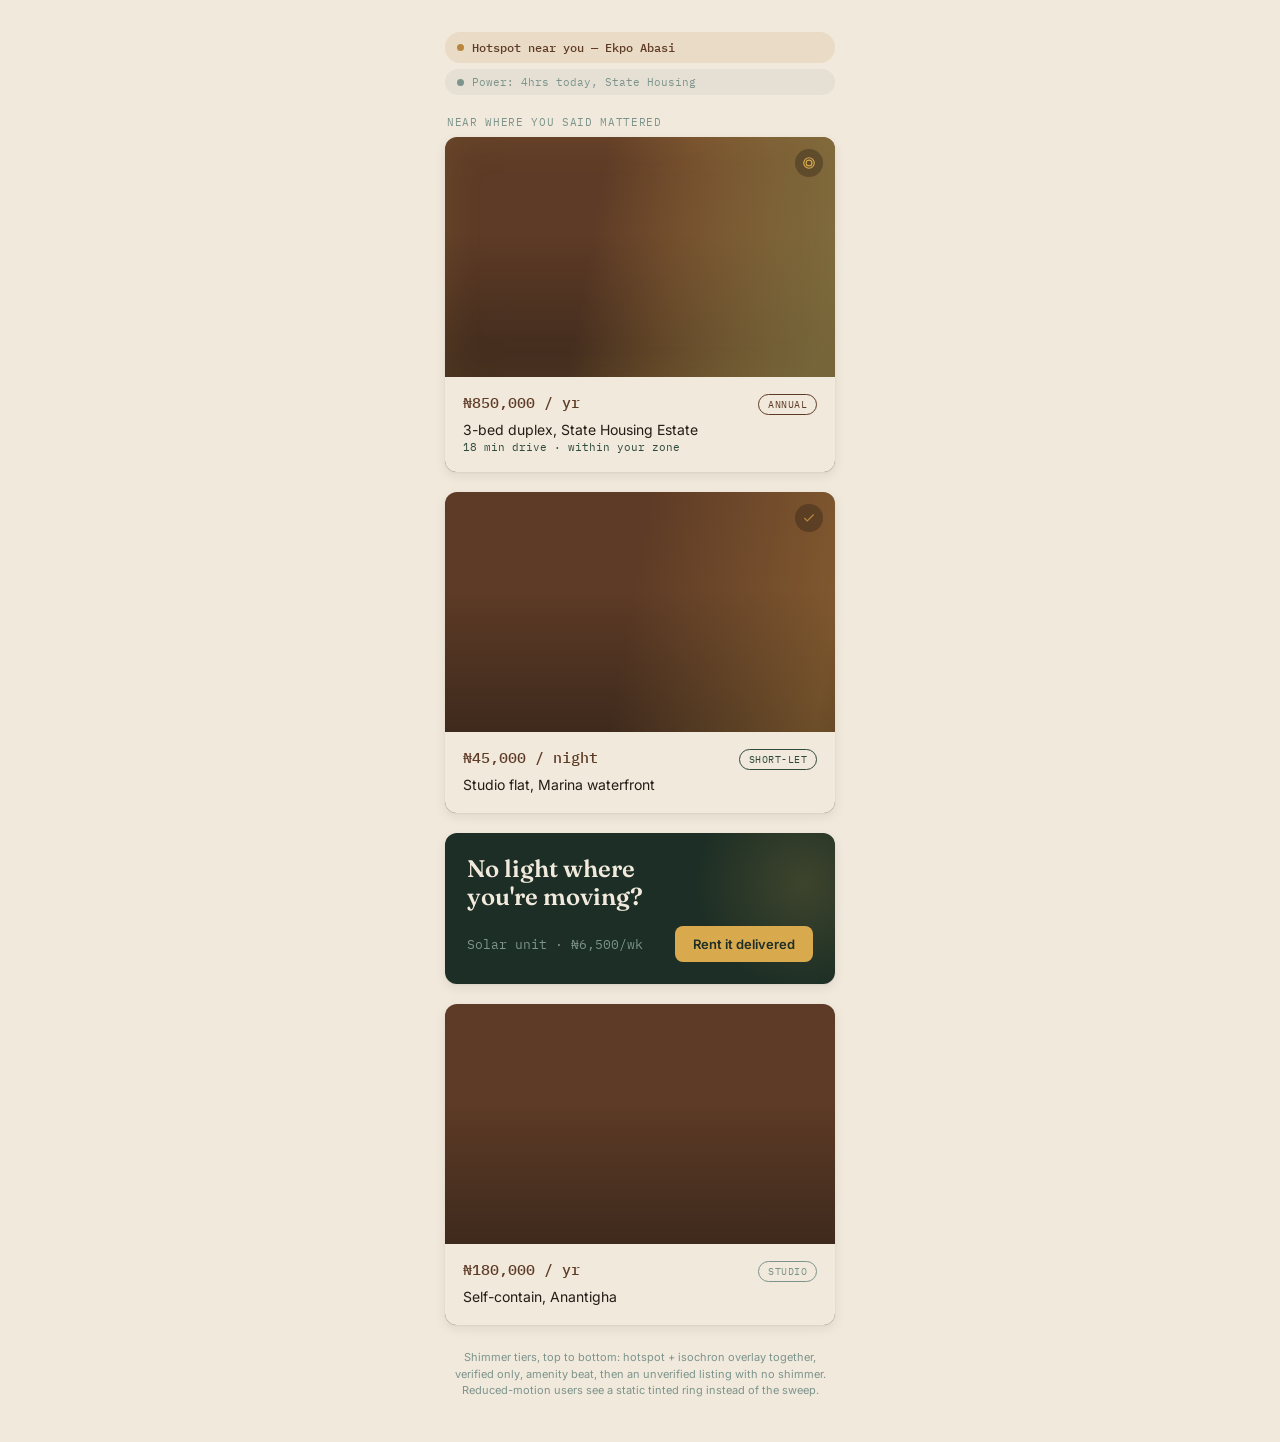
<file: feed-sample.html>
<!DOCTYPE html>
<html lang="en">
<head>
<meta charset="UTF-8">
<meta name="viewport" content="width=device-width, initial-scale=1.0">
<title>BCM Homes — Feed Sample</title>
<style>
  @import url('https://fonts.googleapis.com/css2?family=Fraunces:opsz,wght@9..144,400;9..144,600&family=Inter:wght@400;500;600&family=IBM+Plex+Mono:wght@400;500&display=swap');

  :root {
    --clay: #8A5A3B;
    --clay-deep: #5E3B26;
    --brass: #B8873D;
    --brass-bright: #D9A94E;
    --palm: #2F4A3C;
    --palm-deep: #1C2E25;
    --river: #7C948C;
    --carnival: #C43B2F;
    --linen: #F1E9DC;
    --ink: #241C15;

    --shadow: 0 1px 2px rgba(36,28,21,0.06), 0 4px 12px rgba(36,28,21,0.08);
    --radius-card: 12px;
    --radius-control: 8px;
    --radius-pill: 999px;
  }

  * { box-sizing: border-box; }

  body {
    margin: 0;
    background: var(--linen);
    color: var(--ink);
    font-family: 'Inter', sans-serif;
    display: flex;
    justify-content: center;
    padding: 32px 16px;
  }

  .phone {
    width: 390px;
    max-width: 100%;
  }

  /* ---------- Notification bar ---------- */
  .notif-stack {
    display: flex;
    flex-direction: column;
    gap: 6px;
    margin-bottom: 20px;
  }

  .notif {
    display: flex;
    align-items: center;
    gap: 8px;
    padding: 8px 12px;
    border-radius: var(--radius-pill);
    font-size: 12px;
    font-family: 'IBM Plex Mono', monospace;
  }

  .notif .dot {
    width: 7px;
    height: 7px;
    border-radius: 50%;
    flex-shrink: 0;
  }

  /* Listing alert — full weight, per notification hierarchy */
  .notif.listing {
    background: rgba(184, 135, 61, 0.14);
    color: var(--clay-deep);
    font-weight: 500;
    order: 1;
  }
  .notif.listing .dot { background: var(--brass); }

  /* Condition report — quiet, per notification hierarchy */
  .notif.condition {
    background: rgba(124, 148, 140, 0.10);
    color: var(--river);
    font-size: 11px;
    padding: 6px 12px;
    order: 2;
  }
  .notif.condition .dot { background: var(--river); }

  /* ---------- Feed heading ---------- */
  .feed-label {
    font-family: 'IBM Plex Mono', monospace;
    font-size: 11px;
    letter-spacing: 0.06em;
    text-transform: uppercase;
    color: var(--river);
    margin: 0 0 8px 2px;
  }

  /* ---------- Listing card ---------- */
  .card {
    position: relative;
    border-radius: var(--radius-card);
    overflow: hidden;
    background: var(--clay-deep);
    box-shadow: var(--shadow);
    margin-bottom: 20px;
  }

  .card-photo {
    position: relative;
    height: 240px;
    background-size: cover;
    background-position: center;
    overflow: hidden;
  }

  .card-photo::after {
    content: "";
    position: absolute;
    inset: 0;
    background: linear-gradient(180deg, rgba(36,28,21,0) 40%, rgba(36,28,21,0.55) 100%);
  }

  /* shimmer sweep layer — sits above the photo, below the gradient scrim */
  .shimmer {
    position: absolute;
    inset: 0;
    background-size: 200% 100%;
    background-repeat: no-repeat;
    pointer-events: none;
    z-index: 1;
  }

  @keyframes sweep {
    from { background-position: 200% 0; }
    to   { background-position: -200% 0; }
  }

  .shimmer.verified {
    background-image: linear-gradient(100deg, transparent 25%, rgba(184,135,61,0.38) 50%, transparent 75%);
    animation: sweep 1.8s ease-in-out 2;
  }

  .shimmer.hotspot {
    background-image: linear-gradient(100deg, transparent 20%, rgba(217,169,78,0.55) 50%, transparent 80%);
    animation: sweep 2.6s cubic-bezier(0.45, 0, 0.55, 1) infinite;
    box-shadow: inset 0 0 40px rgba(217,169,78,0.12);
  }

  .shimmer.isochron {
    background-image: linear-gradient(100deg, transparent 30%, rgba(47,74,60,0.32) 50%, transparent 70%);
    animation: sweep 1.8s ease-in-out 1;
  }

  @media (prefers-reduced-motion: reduce) {
    .shimmer { animation: none !important; background-image: none !important; }
    .shimmer.verified { box-shadow: inset 0 0 0 2px rgba(184,135,61,0.5); }
    .shimmer.hotspot { box-shadow: inset 0 0 0 2px rgba(217,169,78,0.7); }
    .shimmer.isochron { box-shadow: inset 0 0 0 2px rgba(47,74,60,0.5); }
  }

  .tier-mark {
    position: absolute;
    top: 12px;
    right: 12px;
    z-index: 2;
    width: 28px;
    height: 28px;
    border-radius: 50%;
    background: rgba(36,28,21,0.35);
    backdrop-filter: blur(4px);
    display: flex;
    align-items: center;
    justify-content: center;
  }
  .tier-mark svg { width: 14px; height: 14px; }

  .card-body {
    padding: 16px 18px 18px;
    background: var(--linen);
  }

  .card-top-row {
    display: flex;
    justify-content: space-between;
    align-items: baseline;
    margin-bottom: 6px;
  }

  .price {
    font-family: 'IBM Plex Mono', monospace;
    font-size: 15px;
    font-weight: 500;
    color: var(--clay-deep);
    font-variant-numeric: tabular-nums;
  }

  .mode-tag {
    font-family: 'IBM Plex Mono', monospace;
    font-size: 10px;
    letter-spacing: 0.05em;
    padding: 3px 9px;
    border-radius: var(--radius-pill);
    border: 1px solid currentColor;
  }
  .mode-tag.annual { color: var(--clay-deep); }
  .mode-tag.short-let { color: var(--palm); }
  .mode-tag.studio { color: var(--river); }
  .mode-tag.event { color: var(--brass); }

  .location {
    font-size: 14px;
    color: var(--ink);
    margin: 0 0 2px;
  }

  .isochron-note {
    font-size: 11px;
    font-family: 'IBM Plex Mono', monospace;
    color: var(--palm);
    margin: 0;
  }

  /* ---------- Amenity card (its own distinct beat) ---------- */
  .amenity-card {
    border-radius: var(--radius-card);
    background: var(--palm-deep);
    color: var(--linen);
    padding: 22px;
    margin-bottom: 20px;
    box-shadow: var(--shadow);
    position: relative;
    overflow: hidden;
  }

  .amenity-card::before {
    content: "";
    position: absolute;
    top: -40%;
    right: -20%;
    width: 220px;
    height: 220px;
    background: radial-gradient(circle, rgba(217,169,78,0.18) 0%, transparent 70%);
  }

  .amenity-hook {
    font-family: 'Fraunces', serif;
    font-optical-sizing: auto;
    font-weight: 600;
    font-size: 24px;
    line-height: 1.15;
    margin: 0 0 16px;
    max-width: 240px;
    position: relative;
  }

  .amenity-row {
    display: flex;
    justify-content: space-between;
    align-items: center;
    position: relative;
  }

  .amenity-price {
    font-family: 'IBM Plex Mono', monospace;
    font-size: 13px;
    color: var(--river);
  }

  .amenity-cta {
    font-family: 'Inter', sans-serif;
    font-size: 13px;
    font-weight: 600;
    color: var(--palm-deep);
    background: var(--brass-bright);
    border: none;
    padding: 10px 18px;
    border-radius: var(--radius-control);
    cursor: pointer;
    transition: transform 0.6s cubic-bezier(0.16, 1, 0.3, 1),
                box-shadow 0.6s cubic-bezier(0.16, 1, 0.3, 1);
  }

  .amenity-cta:active {
    transform: scale(0.97);
    box-shadow: 0 0 0 6px rgba(217,169,78,0.18);
  }

  .amenity-cta:focus-visible {
    outline: 2px solid var(--brass-bright);
    outline-offset: 2px;
  }

  .sr-only {
    position: absolute;
    width: 1px; height: 1px;
    overflow: hidden;
    clip: rect(0,0,0,0);
    white-space: nowrap;
  }

  .caption {
    font-size: 11px;
    color: var(--river);
    text-align: center;
    margin-top: 24px;
    line-height: 1.5;
  }
</style>
</head>
<body>

<div class="phone">

  <div class="notif-stack">
    <div class="notif listing"><span class="dot"></span> Hotspot near you — Ekpo Abasi</div>
    <div class="notif condition"><span class="dot"></span> Power: 4hrs today, State Housing</div>
  </div>

  <p class="feed-label">Near where you said mattered</p>

  <!-- HOTSPOT tier + isochron overlay together -->
  <article class="card">
    <div class="card-photo" style="background-image: url('https://images.unsplash.com/photo-1600585154340-be6161a56a0c?w=800&q=80');">
      <div class="shimmer hotspot" role="img" aria-label="Hotspot: vetted by trusted fellows"></div>
      <div class="shimmer isochron" aria-hidden="true"></div>
      <div class="tier-mark" aria-hidden="true">
        <svg viewBox="0 0 24 24" fill="none" stroke="#D9A94E" stroke-width="2">
          <circle cx="12" cy="12" r="9"/>
          <circle cx="12" cy="12" r="5"/>
        </svg>
      </div>
    </div>
    <div class="card-body">
      <div class="card-top-row">
        <span class="price">₦850,000 / yr</span>
        <span class="mode-tag annual">ANNUAL</span>
      </div>
      <p class="location">3-bed duplex, State Housing Estate</p>
      <p class="isochron-note">18 min drive · within your zone</p>
    </div>
  </article>

  <!-- VERIFIED tier only -->
  <article class="card">
    <div class="card-photo" style="background-image: url('https://images.unsplash.com/photo-1502005229762-cf1b2da7c5d6?w=800&q=80');">
      <div class="shimmer verified" role="img" aria-label="BCM verified listing"></div>
      <div class="tier-mark" aria-hidden="true">
        <svg viewBox="0 0 24 24" fill="none" stroke="#B8873D" stroke-width="2">
          <path d="M4 12l5 5L20 6"/>
        </svg>
      </div>
    </div>
    <div class="card-body">
      <div class="card-top-row">
        <span class="price">₦45,000 / night</span>
        <span class="mode-tag short-let">SHORT-LET</span>
      </div>
      <p class="location">Studio flat, Marina waterfront</p>
    </div>
  </article>

  <!-- AMENITY CARD — its own distinct beat -->
  <div class="amenity-card">
    <p class="amenity-hook">No light where you're moving?</p>
    <div class="amenity-row">
      <span class="amenity-price">Solar unit · ₦6,500/wk</span>
      <button class="amenity-cta">Rent it delivered</button>
    </div>
  </div>

  <!-- PLAIN tier (no shimmer) -->
  <article class="card">
    <div class="card-photo" style="background-image: url('https://images.unsplash.com/photo-1600607687939-ce8a6c25118c?w=800&q=80');">
    </div>
    <div class="card-body">
      <div class="card-top-row">
        <span class="price">₦180,000 / yr</span>
        <span class="mode-tag studio">STUDIO</span>
      </div>
      <p class="location">Self-contain, Anantigha</p>
    </div>
  </article>

  <p class="caption">
    Shimmer tiers, top to bottom: hotspot + isochron overlay together,<br>
    verified only, amenity beat, then an unverified listing with no shimmer.<br>
    Reduced-motion users see a static tinted ring instead of the sweep.
  </p>

</div>

</body>
</html>
</file>
